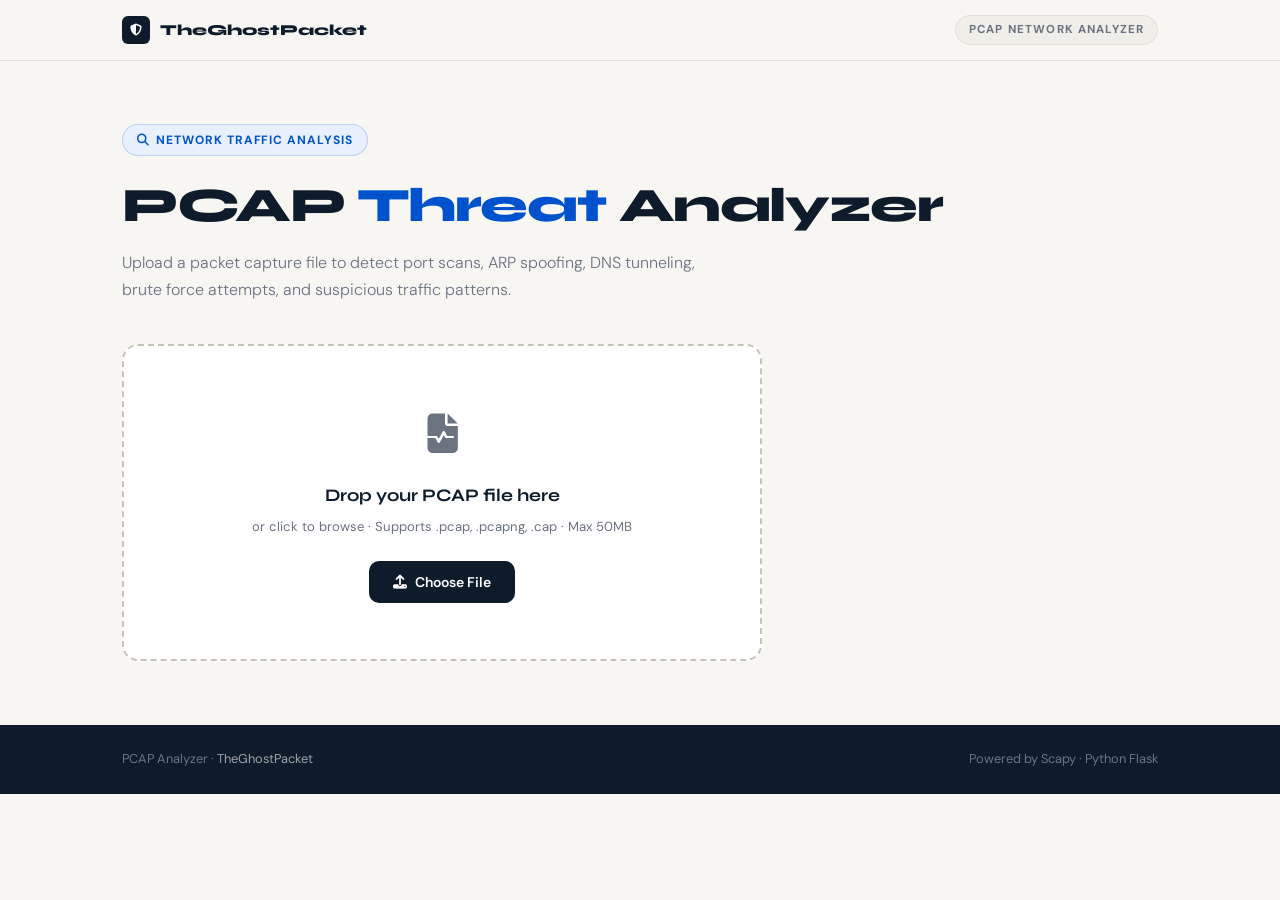
<file: templates/index.html>
<!DOCTYPE html>
<html lang="en">
<head>
    <meta charset="UTF-8">
    <meta name="viewport" content="width=device-width, initial-scale=1.0">
    <title>PCAP Analyzer | TheGhostPacket</title>
    <link rel="stylesheet" href="https://cdnjs.cloudflare.com/ajax/libs/font-awesome/6.4.0/css/all.min.css">
    <link href="https://fonts.googleapis.com/css2?family=Syne:wght@400;600;700;800&family=DM+Sans:opsz,wght@9..40,300;9..40,400;9..40,500;9..40,600&display=swap" rel="stylesheet">
    <link rel="stylesheet" href="/static/css/style.css">
</head>
<body>

<nav>
    <div class="nav-inner">
        <a href="https://theghostpacket.com" class="logo">
            <div class="logo-mark"><i class="fas fa-shield-halved"></i></div>
            TheGhostPacket
        </a>
        <span class="nav-tool-label">PCAP Network Analyzer</span>
    </div>
</nav>

<main>
    <!-- Upload Section -->
    <section class="hero-section">
        <div class="wrap">
            <div class="hero-eyebrow">
                <i class="fas fa-magnifying-glass"></i>
                Network Traffic Analysis
            </div>
            <h1 class="hero-title">PCAP <em>Threat</em> Analyzer</h1>
            <p class="hero-desc">Upload a packet capture file to detect port scans, ARP spoofing, DNS tunneling, brute force attempts, and suspicious traffic patterns.</p>

            <div class="upload-zone" id="uploadZone">
                <div class="upload-icon"><i class="fas fa-file-waveform"></i></div>
                <div class="upload-text">Drop your PCAP file here</div>
                <div class="upload-sub">or click to browse · Supports .pcap, .pcapng, .cap · Max 50MB</div>
                <input type="file" id="fileInput" accept=".pcap,.pcapng,.cap" hidden>
                <button class="upload-btn" onclick="document.getElementById('fileInput').click()">
                    <i class="fas fa-upload"></i> Choose File
                </button>
            </div>

            <div class="selected-file" id="selectedFile" style="display:none;">
                <i class="fas fa-file-code"></i>
                <span id="selectedFileName"></span>
                <button class="analyze-btn" id="analyzeBtn" onclick="startAnalysis()">
                    <i class="fas fa-play"></i> Analyze
                </button>
            </div>
        </div>
    </section>

    <!-- Loading State -->
    <section class="loading-section" id="loadingSection" style="display:none;">
        <div class="wrap">
            <div class="loading-card">
                <div class="spinner"></div>
                <div class="loading-title">Analyzing packet capture...</div>
                <div class="loading-steps" id="loadingSteps">
                    <div class="step active" id="step1"><i class="fas fa-circle-check"></i> Loading packets</div>
                    <div class="step" id="step2"><i class="fas fa-circle"></i> Computing statistics</div>
                    <div class="step" id="step3"><i class="fas fa-circle"></i> Running threat detectors</div>
                    <div class="step" id="step4"><i class="fas fa-circle"></i> Generating report</div>
                </div>
            </div>
        </div>
    </section>

    <!-- Results Section -->
    <section class="results-section" id="resultsSection" style="display:none;">
        <div class="wrap">

            <!-- Report Header -->
            <div class="report-header">
                <div>
                    <div class="report-eyebrow">Analysis Complete</div>
                    <h2 class="report-title" id="reportFilename"></h2>
                </div>
                <div class="report-actions">
                    <button class="btn-outline" onclick="exportCSV()"><i class="fas fa-download"></i> Export CSV</button>
                    <button class="btn-primary" onclick="resetAnalyzer()"><i class="fas fa-plus"></i> New Analysis</button>
                </div>
            </div>

            <!-- Risk Banner -->
            <div class="risk-banner" id="riskBanner">
                <div class="risk-icon" id="riskIcon"></div>
                <div>
                    <div class="risk-label">Overall Risk Level</div>
                    <div class="risk-value" id="riskValue"></div>
                </div>
            </div>

            <!-- Summary Cards -->
            <div class="summary-grid">
                <div class="summary-card">
                    <div class="summary-num" id="sumPackets">—</div>
                    <div class="summary-label">Total Packets</div>
                </div>
                <div class="summary-card">
                    <div class="summary-num" id="sumDuration">—</div>
                    <div class="summary-label">Duration (seconds)</div>
                </div>
                <div class="summary-card">
                    <div class="summary-num" id="sumFindings">—</div>
                    <div class="summary-label">Findings</div>
                </div>
                <div class="summary-card">
                    <div class="summary-num" id="sumHosts">—</div>
                    <div class="summary-label">Unique Source IPs</div>
                </div>
            </div>

            <!-- Severity Breakdown + Protocol Chart -->
            <div class="charts-row">
                <div class="chart-card">
                    <div class="chart-title">Findings by Severity</div>
                    <div class="severity-bars" id="severityBars"></div>
                </div>
                <div class="chart-card">
                    <div class="chart-title">Protocol Distribution</div>
                    <div class="protocol-bars" id="protocolBars"></div>
                </div>
                <div class="chart-card">
                    <div class="chart-title">Top Talkers</div>
                    <div class="talkers-list" id="talkersList"></div>
                </div>
            </div>

            <!-- Findings Table -->
            <div class="findings-section">
                <div class="findings-header">
                    <h3 class="findings-title">Detailed Findings</h3>
                    <div class="findings-filter" id="findingsFilter">
                        <button class="filter-btn active" data-sev="all">All</button>
                        <button class="filter-btn" data-sev="CRITICAL">Critical</button>
                        <button class="filter-btn" data-sev="HIGH">High</button>
                        <button class="filter-btn" data-sev="MEDIUM">Medium</button>
                        <button class="filter-btn" data-sev="LOW">Low</button>
                    </div>
                </div>

                <div id="findingsList"></div>

                <div class="no-findings" id="noFindings" style="display:none;">
                    <i class="fas fa-circle-check" style="color:var(--success);font-size:2rem;margin-bottom:0.75rem;display:block;"></i>
                    <strong>No threats detected</strong>
                    <p>No suspicious patterns were identified in this capture.</p>
                </div>
            </div>
        </div>
    </section>

    <!-- Error Section -->
    <div class="error-toast" id="errorToast" style="display:none;">
        <i class="fas fa-triangle-exclamation"></i>
        <span id="errorMessage"></span>
        <button onclick="hideError()"><i class="fas fa-xmark"></i></button>
    </div>
</main>

<footer>
    <div class="wrap">
        <div class="footer-inner">
            <span>PCAP Analyzer · <a href="https://theghostpacket.com">TheGhostPacket</a></span>
            <span>Powered by Scapy · Python Flask</span>
        </div>
    </div>
</footer>

<script src="/static/js/app.js"></script>
</body>
</html>
</file>
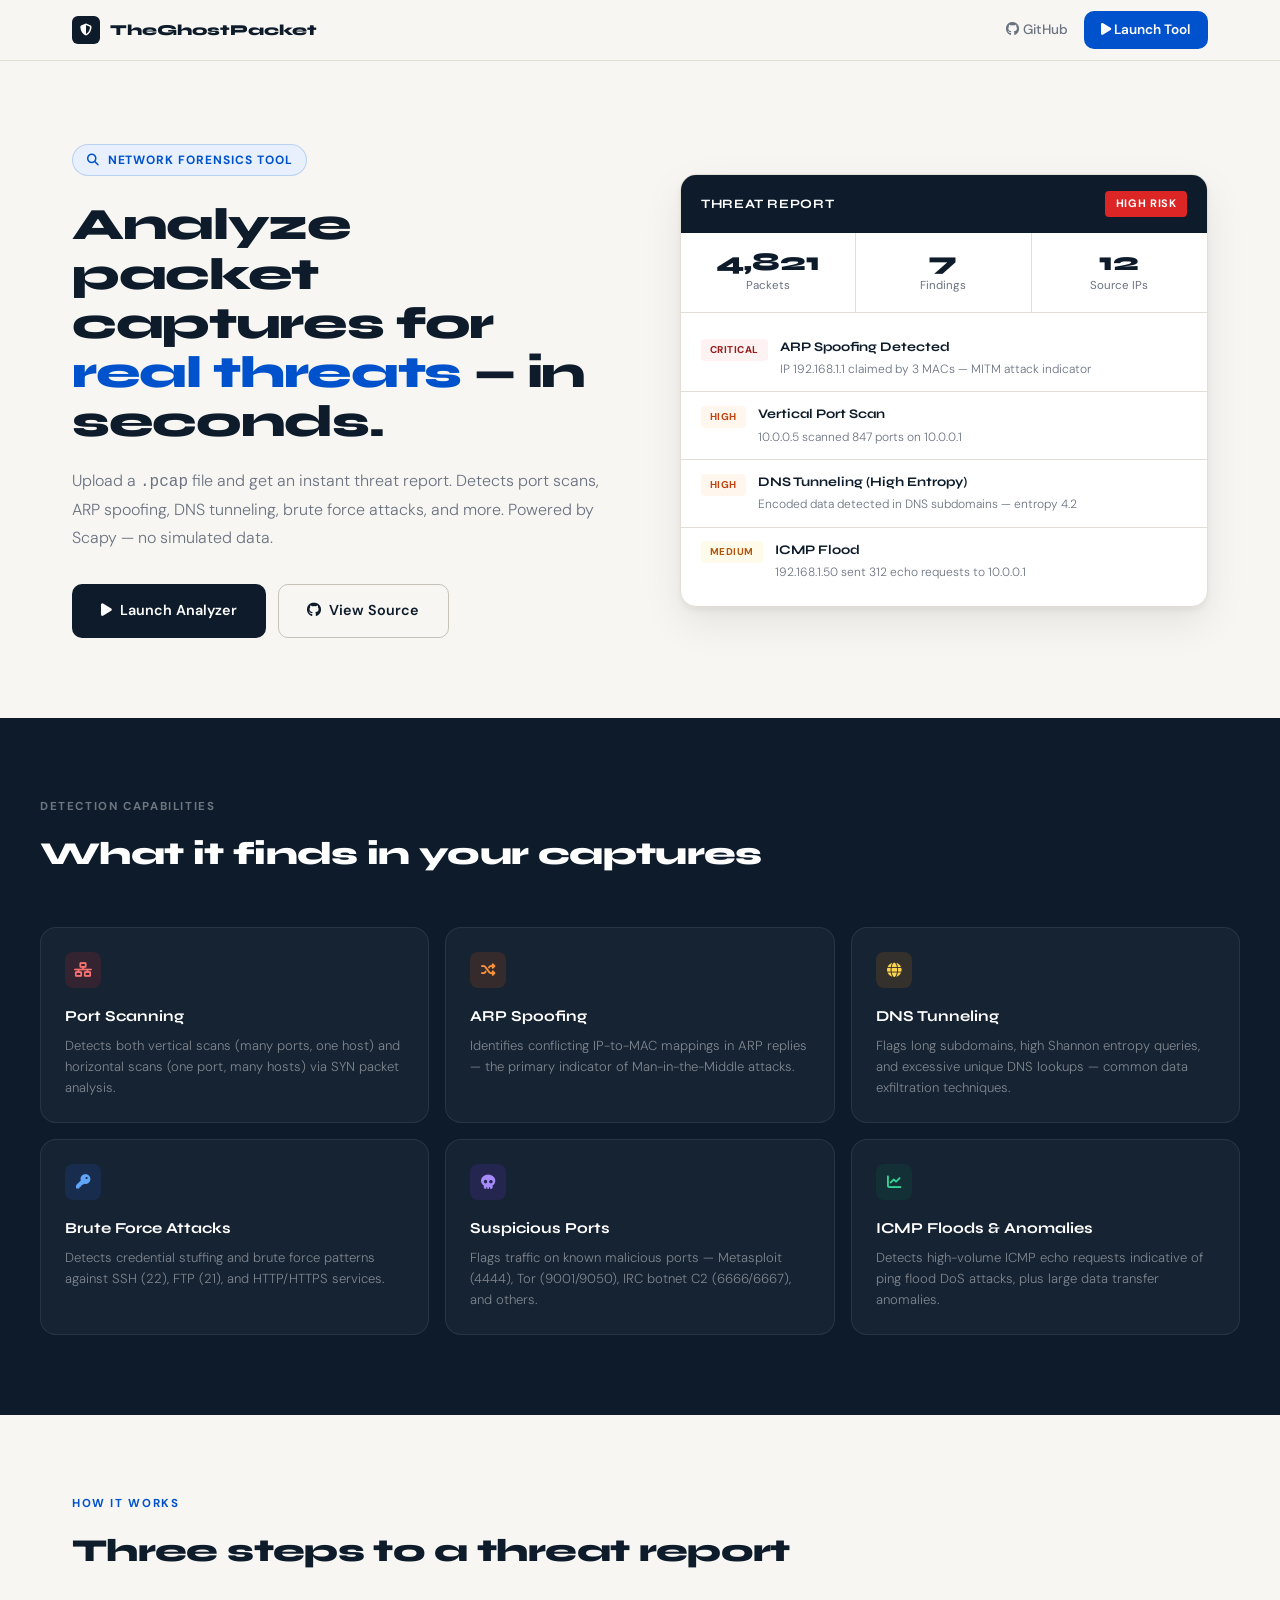
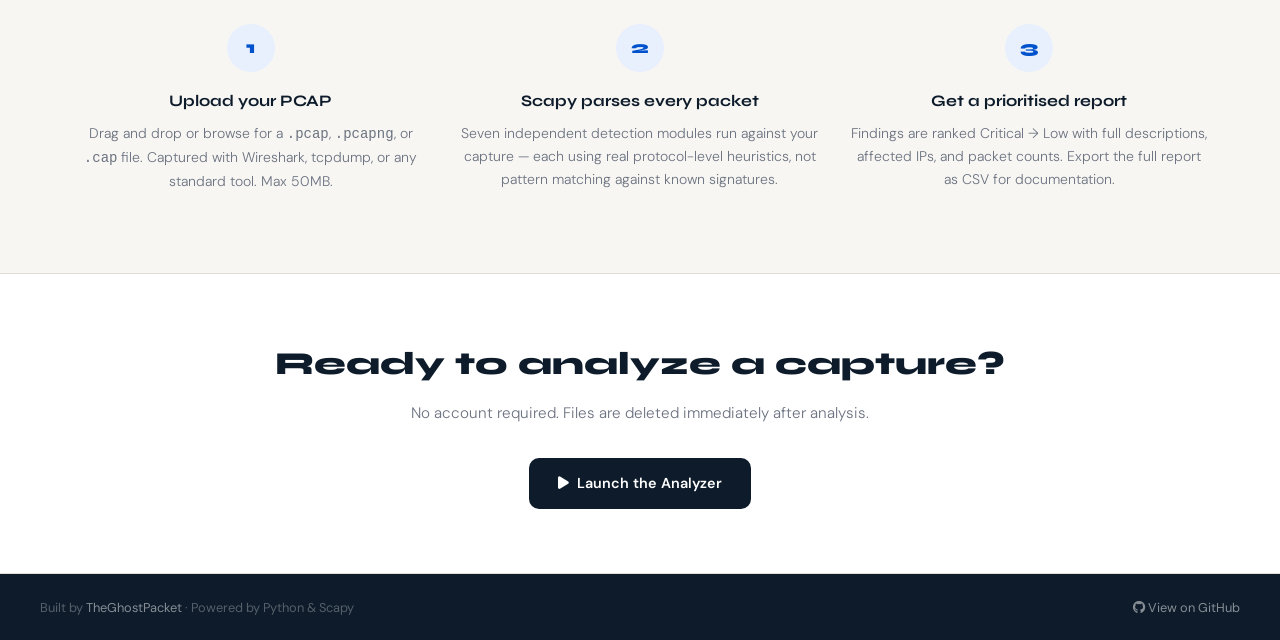
<file: templates/landing.html>
<!DOCTYPE html>
<html lang="en">
<head>
    <meta charset="UTF-8">
    <meta name="viewport" content="width=device-width, initial-scale=1.0">
    <title>PCAP Threat Analyzer | TheGhostPacket</title>
    <link rel="stylesheet" href="https://cdnjs.cloudflare.com/ajax/libs/font-awesome/6.4.0/css/all.min.css">
    <link href="https://fonts.googleapis.com/css2?family=Syne:wght@400;600;700;800&family=DM+Sans:opsz,wght@9..40,300;9..40,400;9..40,500;9..40,600&display=swap" rel="stylesheet">
    <style>
        :root {
            --bg:       #F7F6F2;
            --bg-card:  #FFFFFF;
            --bg-subtle:#F0EEE9;
            --navy:     #0D1B2A;
            --navy-mid: #1E3A5F;
            --blue:     #0052CC;
            --blue-lt:  #E8F0FE;
            --muted:    #6B7280;
            --border:   #E2DED6;
            --border-dk:#C8C3B8;
            --success:  #057A55;
            --success-bg:#ECFDF5;
            --danger:   #991B1B;
            --danger-bg:#FEF2F2;
            --high:     #C2410C;
            --high-bg:  #FFF7ED;
            --medium:   #B45309;
            --font-head:'Syne', sans-serif;
            --font-body:'DM Sans', sans-serif;
            --radius:   10px;
            --radius-lg:16px;
            --shadow:   0 1px 3px rgba(0,0,0,0.07), 0 4px 16px rgba(0,0,0,0.05);
            --shadow-lg:0 4px 6px rgba(0,0,0,0.05), 0 16px 40px rgba(0,0,0,0.08);
        }

        *, *::before, *::after { margin:0; padding:0; box-sizing:border-box; }
        html { scroll-behavior: smooth; }

        body {
            font-family: var(--font-body);
            background: var(--bg);
            color: var(--navy);
            line-height: 1.6;
        }

        h1,h2,h3 { font-family: var(--font-head); }

        /* NAV */
        nav {
            position: fixed; top:0; width:100%; z-index:100;
            background: rgba(247,246,242,0.94);
            backdrop-filter: blur(20px);
            border-bottom: 1px solid var(--border);
        }
        .nav-inner {
            max-width: 1200px; margin:0 auto; padding:0 2rem;
            height: 60px; display:flex; align-items:center; justify-content:space-between;
        }
        .logo {
            display:flex; align-items:center; gap:0.6rem;
            text-decoration:none; font-family:var(--font-head);
            font-weight:800; font-size:0.95rem; color:var(--navy);
        }
        .logo-mark {
            width:28px; height:28px; background:var(--navy); border-radius:6px;
            display:flex; align-items:center; justify-content:center;
            color:#fff; font-size:0.75rem;
        }
        .nav-right { display:flex; align-items:center; gap:1rem; }
        .nav-link { font-size:0.85rem; font-weight:500; color:var(--muted); text-decoration:none; transition:color 0.2s; }
        .nav-link:hover { color:var(--navy); }
        .nav-cta {
            background:var(--blue); color:#fff;
            padding:0.5rem 1.1rem; border-radius:var(--radius);
            font-weight:600; font-size:0.85rem; text-decoration:none;
            transition:background 0.2s;
        }
        .nav-cta:hover { background:#003DA6; color:#fff; }

        /* HERO */
        .hero {
            padding: 9rem 2rem 5rem;
            max-width: 1200px; margin:0 auto;
            display:grid; grid-template-columns:1fr 1fr;
            gap:5rem; align-items:center;
        }

        .hero-eyebrow {
            display:inline-flex; align-items:center; gap:0.5rem;
            background:var(--blue-lt); color:var(--blue);
            font-size:0.75rem; font-weight:700; letter-spacing:0.08em;
            text-transform:uppercase; padding:0.35rem 0.85rem;
            border-radius:50px; border:1px solid rgba(0,82,204,0.2);
            margin-bottom:1.5rem;
        }

        .hero-title {
            font-size: clamp(2.2rem, 3.5vw, 3.2rem);
            font-weight:800; color:var(--navy);
            letter-spacing:-0.03em; line-height:1.1;
            margin-bottom:1.25rem;
        }
        .hero-title em { font-style:normal; color:var(--blue); }

        .hero-desc {
            font-size:1rem; color:var(--muted);
            line-height:1.75; margin-bottom:2rem; font-weight:300;
        }

        .hero-actions { display:flex; gap:0.75rem; flex-wrap:wrap; }

        .btn-primary {
            display:inline-flex; align-items:center; gap:0.5rem;
            background:var(--navy); color:#fff;
            padding:0.9rem 1.8rem; border-radius:var(--radius);
            font-weight:600; font-size:0.9rem; text-decoration:none;
            transition:background 0.2s, transform 0.2s; font-family:var(--font-body);
        }
        .btn-primary:hover { background:var(--navy-mid); transform:translateY(-2px); }

        .btn-outline {
            display:inline-flex; align-items:center; gap:0.5rem;
            background:transparent; color:var(--navy);
            padding:0.9rem 1.8rem; border-radius:var(--radius);
            font-weight:600; font-size:0.9rem; text-decoration:none;
            border:1.5px solid var(--border-dk);
            transition:border-color 0.2s, transform 0.2s; font-family:var(--font-body);
        }
        .btn-outline:hover { border-color:var(--navy); transform:translateY(-2px); }

        /* HERO VISUAL — mock threat card */
        .hero-visual {
            background:var(--bg-card);
            border:1px solid var(--border);
            border-radius:var(--radius-lg);
            box-shadow:var(--shadow-lg);
            overflow:hidden;
        }
        .visual-header {
            background:var(--navy); padding:1rem 1.25rem;
            display:flex; align-items:center; justify-content:space-between;
        }
        .visual-title {
            font-family:var(--font-head); font-size:0.8rem; font-weight:700;
            color:#fff; letter-spacing:0.05em; text-transform:uppercase;
        }
        .visual-risk {
            background:#DC2626; color:#fff;
            font-size:0.68rem; font-weight:700; letter-spacing:0.06em;
            text-transform:uppercase; padding:0.25rem 0.65rem; border-radius:4px;
        }
        .visual-stats {
            display:grid; grid-template-columns:repeat(3,1fr);
            border-bottom:1px solid var(--border);
        }
        .visual-stat {
            padding:1rem; text-align:center;
            border-right:1px solid var(--border);
        }
        .visual-stat:last-child { border-right:none; }
        .visual-stat-num {
            font-family:var(--font-head); font-size:1.6rem;
            font-weight:800; color:var(--navy); line-height:1;
        }
        .visual-stat-label { font-size:0.72rem; color:var(--muted); margin-top:0.2rem; }

        .visual-findings { padding:0.75rem 0; }
        .visual-finding {
            display:grid; grid-template-columns:auto 1fr;
            gap:0.75rem; padding:0.75rem 1.25rem;
            border-bottom:1px solid var(--border); align-items:start;
        }
        .visual-finding:last-child { border-bottom:none; }
        .sev-badge {
            font-size:0.62rem; font-weight:700; letter-spacing:0.05em;
            text-transform:uppercase; padding:0.2rem 0.55rem;
            border-radius:4px; white-space:nowrap; margin-top:0.1rem;
        }
        .sev-badge.CRITICAL { background:var(--danger-bg); color:var(--danger); }
        .sev-badge.HIGH     { background:var(--high-bg);   color:var(--high); }
        .sev-badge.MEDIUM   { background:#FFFBEB;           color:var(--medium); }
        .vf-title { font-family:var(--font-head); font-size:0.82rem; font-weight:700; color:var(--navy); }
        .vf-desc  { font-size:0.75rem; color:var(--muted); font-weight:300; margin-top:0.15rem; }

        /* WHAT IT DETECTS */
        .detects-section {
            background:var(--navy); padding:5rem 2rem;
        }
        .detects-inner { max-width:1200px; margin:0 auto; }
        .detects-eyebrow {
            font-size:0.72rem; font-weight:700; letter-spacing:0.14em;
            text-transform:uppercase; color:rgba(255,255,255,0.4); margin-bottom:0.75rem;
        }
        .detects-title {
            font-family:var(--font-head); font-size:clamp(1.6rem,2.5vw,2.2rem);
            font-weight:800; color:#fff; letter-spacing:-0.02em; margin-bottom:3rem;
        }
        .detects-grid {
            display:grid; grid-template-columns:repeat(3,1fr); gap:1rem;
        }
        .detect-card {
            background:rgba(255,255,255,0.04);
            border:1px solid rgba(255,255,255,0.08);
            border-radius:var(--radius-lg); padding:1.5rem;
            transition:background 0.2s;
        }
        .detect-card:hover { background:rgba(255,255,255,0.07); }
        .detect-icon {
            width:36px; height:36px; border-radius:8px;
            display:flex; align-items:center; justify-content:center;
            font-size:0.9rem; margin-bottom:1rem;
        }
        .detect-icon.red    { background:rgba(220,38,38,0.15); color:#F87171; }
        .detect-icon.orange { background:rgba(234,88,12,0.15); color:#FB923C; }
        .detect-icon.amber  { background:rgba(217,119,6,0.15); color:#FCD34D; }
        .detect-icon.blue   { background:rgba(37,99,235,0.15); color:#60A5FA; }
        .detect-icon.purple { background:rgba(124,58,237,0.15); color:#A78BFA; }
        .detect-icon.green  { background:rgba(5,122,85,0.15);  color:#34D399; }

        .detect-title { font-family:var(--font-head); font-size:0.95rem; font-weight:700; color:#fff; margin-bottom:0.4rem; }
        .detect-desc  { font-size:0.82rem; color:rgba(255,255,255,0.45); line-height:1.6; font-weight:300; }

        /* HOW IT WORKS */
        .how-section { padding:5rem 2rem; max-width:1200px; margin:0 auto; }
        .sec-eyebrow { font-size:0.72rem; font-weight:700; letter-spacing:0.14em; text-transform:uppercase; color:var(--blue); margin-bottom:0.75rem; }
        .sec-title { font-family:var(--font-head); font-size:clamp(1.6rem,2.5vw,2.2rem); font-weight:800; letter-spacing:-0.02em; margin-bottom:3rem; }

        .steps-grid { display:grid; grid-template-columns:repeat(3,1fr); gap:2rem; }
        .step-card { text-align:center; }
        .step-num {
            width:48px; height:48px; border-radius:50%;
            background:var(--blue-lt); color:var(--blue);
            font-family:var(--font-head); font-weight:800; font-size:1.1rem;
            display:flex; align-items:center; justify-content:center;
            margin:0 auto 1rem;
        }
        .step-title { font-family:var(--font-head); font-size:1rem; font-weight:700; margin-bottom:0.5rem; }
        .step-desc  { font-size:0.875rem; color:var(--muted); font-weight:300; line-height:1.65; }

        /* CTA */
        .cta-section {
            background:var(--bg-card); border-top:1px solid var(--border);
            border-bottom:1px solid var(--border); padding:4rem 2rem; text-align:center;
        }
        .cta-title { font-family:var(--font-head); font-size:clamp(1.6rem,2.5vw,2rem); font-weight:800; margin-bottom:0.75rem; }
        .cta-desc  { font-size:0.95rem; color:var(--muted); margin-bottom:2rem; font-weight:300; }

        /* FOOTER */
        footer { background:var(--navy); padding:1.5rem 2rem; }
        .footer-inner {
            max-width:1200px; margin:0 auto;
            display:flex; align-items:center; justify-content:space-between;
            font-size:0.8rem; color:rgba(255,255,255,0.3);
        }
        .footer-inner a { color:rgba(255,255,255,0.5); text-decoration:none; }
        .footer-inner a:hover { color:#fff; }

        @media (max-width:900px) {
            .hero { grid-template-columns:1fr; gap:3rem; padding-top:7rem; }
            .detects-grid { grid-template-columns:repeat(2,1fr); }
            .steps-grid { grid-template-columns:1fr; gap:1.5rem; }
        }
        @media (max-width:600px) {
            .detects-grid { grid-template-columns:1fr; }
            .footer-inner { flex-direction:column; gap:0.75rem; text-align:center; }
        }
    </style>
</head>
<body>

<nav>
    <div class="nav-inner">
        <a href="https://theghostpacket.com" class="logo">
            <div class="logo-mark"><i class="fas fa-shield-halved"></i></div>
            TheGhostPacket
        </a>
        <div class="nav-right">
            <a href="https://github.com/TheGhostPacket/pcap-analyzer" target="_blank" class="nav-link"><i class="fab fa-github"></i> GitHub</a>
            <a href="/tool" class="nav-cta"><i class="fas fa-play"></i> Launch Tool</a>
        </div>
    </div>
</nav>

<!-- HERO -->
<section class="hero">
    <div>
        <div class="hero-eyebrow"><i class="fas fa-magnifying-glass"></i> Network Forensics Tool</div>
        <h1 class="hero-title">Analyze packet captures for <em>real threats</em> — in seconds.</h1>
        <p class="hero-desc">Upload a <code>.pcap</code> file and get an instant threat report. Detects port scans, ARP spoofing, DNS tunneling, brute force attacks, and more. Powered by Scapy — no simulated data.</p>
        <div class="hero-actions">
            <a href="/tool" class="btn-primary"><i class="fas fa-play"></i> Launch Analyzer</a>
            <a href="https://github.com/TheGhostPacket/pcap-analyzer" target="_blank" class="btn-outline"><i class="fab fa-github"></i> View Source</a>
        </div>
    </div>

    <!-- Mock threat report visual -->
    <div class="hero-visual">
        <div class="visual-header">
            <span class="visual-title">Threat Report</span>
            <span class="visual-risk">HIGH RISK</span>
        </div>
        <div class="visual-stats">
            <div class="visual-stat">
                <div class="visual-stat-num">4,821</div>
                <div class="visual-stat-label">Packets</div>
            </div>
            <div class="visual-stat">
                <div class="visual-stat-num">7</div>
                <div class="visual-stat-label">Findings</div>
            </div>
            <div class="visual-stat">
                <div class="visual-stat-num">12</div>
                <div class="visual-stat-label">Source IPs</div>
            </div>
        </div>
        <div class="visual-findings">
            <div class="visual-finding">
                <span class="sev-badge CRITICAL">Critical</span>
                <div>
                    <div class="vf-title">ARP Spoofing Detected</div>
                    <div class="vf-desc">IP 192.168.1.1 claimed by 3 MACs — MITM attack indicator</div>
                </div>
            </div>
            <div class="visual-finding">
                <span class="sev-badge HIGH">High</span>
                <div>
                    <div class="vf-title">Vertical Port Scan</div>
                    <div class="vf-desc">10.0.0.5 scanned 847 ports on 10.0.0.1</div>
                </div>
            </div>
            <div class="visual-finding">
                <span class="sev-badge HIGH">High</span>
                <div>
                    <div class="vf-title">DNS Tunneling (High Entropy)</div>
                    <div class="vf-desc">Encoded data detected in DNS subdomains — entropy 4.2</div>
                </div>
            </div>
            <div class="visual-finding">
                <span class="sev-badge MEDIUM">Medium</span>
                <div>
                    <div class="vf-title">ICMP Flood</div>
                    <div class="vf-desc">192.168.1.50 sent 312 echo requests to 10.0.0.1</div>
                </div>
            </div>
        </div>
    </div>
</section>

<!-- WHAT IT DETECTS -->
<section class="detects-section">
    <div class="detects-inner">
        <div class="detects-eyebrow">Detection Capabilities</div>
        <h2 class="detects-title">What it finds in your captures</h2>
        <div class="detects-grid">
            <div class="detect-card">
                <div class="detect-icon red"><i class="fas fa-network-wired"></i></div>
                <div class="detect-title">Port Scanning</div>
                <div class="detect-desc">Detects both vertical scans (many ports, one host) and horizontal scans (one port, many hosts) via SYN packet analysis.</div>
            </div>
            <div class="detect-card">
                <div class="detect-icon orange"><i class="fas fa-shuffle"></i></div>
                <div class="detect-title">ARP Spoofing</div>
                <div class="detect-desc">Identifies conflicting IP-to-MAC mappings in ARP replies — the primary indicator of Man-in-the-Middle attacks.</div>
            </div>
            <div class="detect-card">
                <div class="detect-icon amber"><i class="fas fa-globe"></i></div>
                <div class="detect-title">DNS Tunneling</div>
                <div class="detect-desc">Flags long subdomains, high Shannon entropy queries, and excessive unique DNS lookups — common data exfiltration techniques.</div>
            </div>
            <div class="detect-card">
                <div class="detect-icon blue"><i class="fas fa-key"></i></div>
                <div class="detect-title">Brute Force Attacks</div>
                <div class="detect-desc">Detects credential stuffing and brute force patterns against SSH (22), FTP (21), and HTTP/HTTPS services.</div>
            </div>
            <div class="detect-card">
                <div class="detect-icon purple"><i class="fas fa-skull"></i></div>
                <div class="detect-title">Suspicious Ports</div>
                <div class="detect-desc">Flags traffic on known malicious ports — Metasploit (4444), Tor (9001/9050), IRC botnet C2 (6666/6667), and others.</div>
            </div>
            <div class="detect-card">
                <div class="detect-icon green"><i class="fas fa-chart-line"></i></div>
                <div class="detect-title">ICMP Floods &amp; Anomalies</div>
                <div class="detect-desc">Detects high-volume ICMP echo requests indicative of ping flood DoS attacks, plus large data transfer anomalies.</div>
            </div>
        </div>
    </div>
</section>

<!-- HOW IT WORKS -->
<section class="how-section">
    <div class="sec-eyebrow">How It Works</div>
    <h2 class="sec-title">Three steps to a threat report</h2>
    <div class="steps-grid">
        <div class="step-card">
            <div class="step-num">1</div>
            <div class="step-title">Upload your PCAP</div>
            <div class="step-desc">Drag and drop or browse for a <code>.pcap</code>, <code>.pcapng</code>, or <code>.cap</code> file. Captured with Wireshark, tcpdump, or any standard tool. Max 50MB.</div>
        </div>
        <div class="step-card">
            <div class="step-num">2</div>
            <div class="step-title">Scapy parses every packet</div>
            <div class="step-desc">Seven independent detection modules run against your capture — each using real protocol-level heuristics, not pattern matching against known signatures.</div>
        </div>
        <div class="step-card">
            <div class="step-num">3</div>
            <div class="step-title">Get a prioritised report</div>
            <div class="step-desc">Findings are ranked Critical → Low with full descriptions, affected IPs, and packet counts. Export the full report as CSV for documentation.</div>
        </div>
    </div>
</section>

<!-- CTA -->
<section class="cta-section">
    <h2 class="cta-title">Ready to analyze a capture?</h2>
    <p class="cta-desc">No account required. Files are deleted immediately after analysis.</p>
    <a href="/tool" class="btn-primary" style="display:inline-flex;"><i class="fas fa-play"></i> Launch the Analyzer</a>
</section>

<footer>
    <div class="footer-inner">
        <span>Built by <a href="https://theghostpacket.com">TheGhostPacket</a> · Powered by Python &amp; Scapy</span>
        <span><a href="https://github.com/TheGhostPacket/pcap-analyzer" target="_blank"><i class="fab fa-github"></i> View on GitHub</a></span>
    </div>
</footer>

</body>
</html>
</file>
<file: static/css/style.css>
:root {
    --bg:        #F7F6F2;
    --bg-card:   #FFFFFF;
    --bg-subtle: #F0EEE9;
    --navy:      #0D1B2A;
    --navy-mid:  #1E3A5F;
    --blue:      #0052CC;
    --blue-lt:   #E8F0FE;
    --muted:     #6B7280;
    --border:    #E2DED6;
    --border-dark: #C8C3B8;
    --success:   #057A55;
    --success-bg:#ECFDF5;
    --warn:      #92400E;
    --warn-bg:   #FFFBEB;
    --danger:    #991B1B;
    --danger-bg: #FEF2F2;
    --high:      #C2410C;
    --high-bg:   #FFF7ED;
    --medium:    #B45309;
    --medium-bg: #FFFBEB;
    --low:       #1D4ED8;
    --low-bg:    #EFF6FF;
    --font-head: 'Syne', sans-serif;
    --font-body: 'DM Sans', sans-serif;
    --radius:    10px;
    --radius-lg: 16px;
    --shadow:    0 1px 3px rgba(0,0,0,0.07), 0 4px 16px rgba(0,0,0,0.05);
    --shadow-lg: 0 4px 6px rgba(0,0,0,0.05), 0 16px 40px rgba(0,0,0,0.08);
}

*, *::before, *::after { margin: 0; padding: 0; box-sizing: border-box; }
html { scroll-behavior: smooth; }

body {
    font-family: var(--font-body);
    background: var(--bg);
    color: var(--navy);
    line-height: 1.6;
    min-height: 100vh;
}

h1, h2, h3 { font-family: var(--font-head); }

/* NAV */
nav {
    position: fixed; top: 0; width: 100%; z-index: 100;
    background: rgba(247,246,242,0.94);
    backdrop-filter: blur(20px);
    border-bottom: 1px solid var(--border);
}
.nav-inner {
    max-width: 1100px; margin: 0 auto; padding: 0 2rem;
    height: 60px; display: flex; align-items: center; justify-content: space-between;
}
.logo {
    display: flex; align-items: center; gap: 0.6rem;
    text-decoration: none; font-family: var(--font-head);
    font-weight: 800; font-size: 0.95rem; color: var(--navy);
}
.logo-mark {
    width: 28px; height: 28px; background: var(--navy); border-radius: 6px;
    display: flex; align-items: center; justify-content: center;
    color: #fff; font-size: 0.75rem;
}
.nav-tool-label {
    font-size: 0.72rem; font-weight: 700; letter-spacing: 0.1em;
    text-transform: uppercase; color: var(--muted);
    background: var(--bg-subtle); border: 1px solid var(--border);
    padding: 0.3rem 0.8rem; border-radius: 50px;
}

/* LAYOUT */
.wrap { max-width: 1100px; margin: 0 auto; padding: 0 2rem; }
main { padding-top: 60px; }

/* HERO / UPLOAD */
.hero-section { padding: 4rem 2rem; }
.hero-eyebrow {
    display: inline-flex; align-items: center; gap: 0.4rem;
    background: var(--blue-lt); color: var(--blue);
    font-size: 0.75rem; font-weight: 700; letter-spacing: 0.08em;
    text-transform: uppercase; padding: 0.35rem 0.85rem;
    border-radius: 50px; border: 1px solid rgba(0,82,204,0.2);
    margin-bottom: 1.5rem;
}
.hero-title {
    font-size: clamp(2rem, 4vw, 3rem); font-weight: 800;
    color: var(--navy); letter-spacing: -0.03em;
    line-height: 1.1; margin-bottom: 1rem;
}
.hero-title em { font-style: normal; color: var(--blue); }
.hero-desc {
    font-size: 1rem; color: var(--muted); line-height: 1.7;
    max-width: 580px; margin-bottom: 2.5rem; font-weight: 300;
}

/* UPLOAD ZONE */
.upload-zone {
    border: 2px dashed var(--border-dark);
    border-radius: var(--radius-lg);
    padding: 3.5rem 2rem;
    text-align: center;
    background: var(--bg-card);
    cursor: pointer;
    transition: border-color 0.2s, background 0.2s;
    max-width: 640px;
}
.upload-zone:hover, .upload-zone.dragover {
    border-color: var(--blue);
    background: var(--blue-lt);
}
.upload-icon { font-size: 2.5rem; color: var(--muted); margin-bottom: 1rem; }
.upload-text { font-family: var(--font-head); font-weight: 700; font-size: 1.1rem; color: var(--navy); margin-bottom: 0.4rem; }
.upload-sub { font-size: 0.82rem; color: var(--muted); margin-bottom: 1.5rem; }
.upload-btn {
    display: inline-flex; align-items: center; gap: 0.5rem;
    background: var(--navy); color: #fff;
    padding: 0.75rem 1.5rem; border-radius: var(--radius);
    font-weight: 600; font-size: 0.875rem; border: none; cursor: pointer;
    transition: background 0.2s; font-family: var(--font-body);
}
.upload-btn:hover { background: var(--navy-mid); }

/* SELECTED FILE */
.selected-file {
    display: flex; align-items: center; gap: 1rem;
    margin-top: 1.25rem; max-width: 640px;
    background: var(--bg-card); border: 1px solid var(--border);
    border-radius: var(--radius); padding: 1rem 1.25rem;
}
.selected-file i { color: var(--blue); }
.selected-file span { flex: 1; font-weight: 500; font-size: 0.9rem; }
.analyze-btn {
    display: inline-flex; align-items: center; gap: 0.5rem;
    background: var(--blue); color: #fff;
    padding: 0.65rem 1.4rem; border-radius: var(--radius);
    font-weight: 600; font-size: 0.85rem; border: none; cursor: pointer;
    transition: background 0.2s; font-family: var(--font-body);
}
.analyze-btn:hover { background: #003DA6; }

/* LOADING */
.loading-section { padding: 4rem 2rem; }
.loading-card {
    max-width: 480px; background: var(--bg-card);
    border: 1px solid var(--border); border-radius: var(--radius-lg);
    padding: 2.5rem; text-align: center;
    box-shadow: var(--shadow);
}
.spinner {
    width: 44px; height: 44px; margin: 0 auto 1.5rem;
    border: 3px solid var(--border);
    border-top-color: var(--blue);
    border-radius: 50%;
    animation: spin 0.8s linear infinite;
}
@keyframes spin { to { transform: rotate(360deg); } }
.loading-title { font-family: var(--font-head); font-weight: 700; font-size: 1.1rem; margin-bottom: 1.5rem; }
.loading-steps { text-align: left; display: flex; flex-direction: column; gap: 0.6rem; }
.step { font-size: 0.85rem; color: var(--muted); display: flex; align-items: center; gap: 0.5rem; }
.step.active { color: var(--navy); font-weight: 500; }
.step.done { color: var(--success); }
.step.done i::before { content: "\f058"; } /* fa-circle-check */

/* RESULTS */
.results-section { padding: 3rem 2rem 4rem; }

.report-header {
    display: flex; align-items: flex-start; justify-content: space-between;
    gap: 1rem; margin-bottom: 1.5rem; flex-wrap: wrap;
}
.report-eyebrow { font-size: 0.72rem; font-weight: 700; letter-spacing: 0.1em; text-transform: uppercase; color: var(--blue); margin-bottom: 0.3rem; }
.report-title { font-family: var(--font-head); font-size: 1.5rem; font-weight: 800; color: var(--navy); }
.report-actions { display: flex; gap: 0.75rem; flex-shrink: 0; }

.btn-primary {
    display: inline-flex; align-items: center; gap: 0.5rem;
    background: var(--navy); color: #fff;
    padding: 0.7rem 1.4rem; border-radius: var(--radius);
    font-weight: 600; font-size: 0.85rem; border: none; cursor: pointer;
    transition: background 0.2s; font-family: var(--font-body);
}
.btn-primary:hover { background: var(--navy-mid); }
.btn-outline {
    display: inline-flex; align-items: center; gap: 0.5rem;
    background: transparent; color: var(--navy);
    padding: 0.7rem 1.4rem; border-radius: var(--radius);
    font-weight: 600; font-size: 0.85rem;
    border: 1.5px solid var(--border-dark); cursor: pointer;
    transition: all 0.2s; font-family: var(--font-body);
}
.btn-outline:hover { border-color: var(--navy); }

/* RISK BANNER */
.risk-banner {
    display: flex; align-items: center; gap: 1rem;
    padding: 1.25rem 1.5rem; border-radius: var(--radius);
    margin-bottom: 1.5rem; border: 1px solid;
}
.risk-banner.CRITICAL { background: var(--danger-bg); border-color: #FECACA; }
.risk-banner.HIGH     { background: var(--high-bg);   border-color: #FED7AA; }
.risk-banner.MEDIUM   { background: var(--medium-bg); border-color: #FDE68A; }
.risk-banner.LOW      { background: var(--low-bg);    border-color: #BFDBFE; }
.risk-banner.CLEAN    { background: var(--success-bg);border-color: #A7F3D0; }

.risk-icon { font-size: 1.5rem; }
.risk-label { font-size: 0.72rem; font-weight: 700; letter-spacing: 0.08em; text-transform: uppercase; opacity: 0.7; }
.risk-value { font-family: var(--font-head); font-size: 1.2rem; font-weight: 800; }

/* SUMMARY GRID */
.summary-grid {
    display: grid; grid-template-columns: repeat(4,1fr);
    gap: 1rem; margin-bottom: 1.5rem;
}
.summary-card {
    background: var(--bg-card); border: 1px solid var(--border);
    border-radius: var(--radius-lg); padding: 1.25rem 1.5rem;
    text-align: center;
}
.summary-num { font-family: var(--font-head); font-size: 2rem; font-weight: 800; color: var(--navy); }
.summary-label { font-size: 0.78rem; color: var(--muted); margin-top: 0.2rem; }

/* CHARTS ROW */
.charts-row {
    display: grid; grid-template-columns: repeat(3,1fr);
    gap: 1rem; margin-bottom: 1.5rem;
}
.chart-card {
    background: var(--bg-card); border: 1px solid var(--border);
    border-radius: var(--radius-lg); padding: 1.5rem;
}
.chart-title {
    font-family: var(--font-head); font-size: 0.82rem; font-weight: 700;
    letter-spacing: 0.05em; text-transform: uppercase;
    color: var(--muted); margin-bottom: 1.25rem;
}

/* SEVERITY BARS */
.sev-bar-row { margin-bottom: 0.75rem; }
.sev-bar-label { display: flex; justify-content: space-between; font-size: 0.8rem; font-weight: 500; margin-bottom: 0.3rem; }
.sev-bar-track { height: 6px; background: var(--bg-subtle); border-radius: 3px; overflow: hidden; }
.sev-bar-fill { height: 100%; border-radius: 3px; transition: width 0.8s ease; }
.sev-bar-fill.CRITICAL { background: #DC2626; }
.sev-bar-fill.HIGH     { background: #EA580C; }
.sev-bar-fill.MEDIUM   { background: #D97706; }
.sev-bar-fill.LOW      { background: #2563EB; }

/* TALKERS */
.talker-row { display: flex; align-items: center; gap: 0.75rem; padding: 0.5rem 0; border-bottom: 1px solid var(--border); }
.talker-row:last-child { border-bottom: none; }
.talker-ip { font-size: 0.82rem; font-weight: 500; flex: 1; font-family: monospace; }
.talker-count { font-size: 0.75rem; color: var(--muted); }

/* FINDINGS */
.findings-section {
    background: var(--bg-card); border: 1px solid var(--border);
    border-radius: var(--radius-lg); overflow: hidden;
}
.findings-header {
    display: flex; align-items: center; justify-content: space-between;
    padding: 1.25rem 1.5rem; border-bottom: 1px solid var(--border);
    flex-wrap: wrap; gap: 0.75rem;
}
.findings-title { font-family: var(--font-head); font-size: 1rem; font-weight: 700; }
.findings-filter { display: flex; gap: 0.4rem; }
.filter-btn {
    padding: 0.35rem 0.85rem; background: transparent;
    border: 1px solid var(--border); color: var(--muted);
    border-radius: 50px; cursor: pointer; font-size: 0.78rem; font-weight: 500;
    transition: all 0.2s; font-family: var(--font-body);
}
.filter-btn:hover { border-color: var(--navy); color: var(--navy); }
.filter-btn.active { background: var(--navy); color: #fff; border-color: var(--navy); }

.finding-item {
    padding: 1.25rem 1.5rem;
    border-bottom: 1px solid var(--border);
    display: grid; grid-template-columns: auto 1fr;
    gap: 1rem; align-items: start;
}
.finding-item:last-child { border-bottom: none; }
.finding-item.hidden { display: none; }

.sev-badge {
    display: inline-block; font-size: 0.68rem; font-weight: 700;
    letter-spacing: 0.05em; text-transform: uppercase;
    padding: 0.3rem 0.7rem; border-radius: 4px; white-space: nowrap;
}
.sev-badge.CRITICAL { background: var(--danger-bg); color: var(--danger); }
.sev-badge.HIGH     { background: var(--high-bg);   color: var(--high); }
.sev-badge.MEDIUM   { background: var(--medium-bg); color: var(--medium); }
.sev-badge.LOW      { background: var(--low-bg);    color: var(--low); }
.sev-badge.INFO     { background: var(--success-bg);color: var(--success); }

.finding-cat { font-size: 0.7rem; font-weight: 700; letter-spacing: 0.08em; text-transform: uppercase; color: var(--blue); margin-bottom: 0.25rem; }
.finding-title { font-family: var(--font-head); font-size: 0.95rem; font-weight: 700; color: var(--navy); margin-bottom: 0.35rem; }
.finding-desc { font-size: 0.855rem; color: var(--muted); line-height: 1.6; font-weight: 300; }
.finding-indicator { margin-top: 0.5rem; font-size: 0.78rem; font-family: monospace; color: var(--navy); background: var(--bg-subtle); padding: 0.2rem 0.6rem; border-radius: 4px; display: inline-block; }

.no-findings { padding: 3rem; text-align: center; color: var(--muted); font-size: 0.9rem; }
.no-findings strong { display: block; color: var(--navy); font-family: var(--font-head); font-size: 1rem; margin-bottom: 0.3rem; }

/* ERROR TOAST */
.error-toast {
    position: fixed; bottom: 1.5rem; left: 50%; transform: translateX(-50%);
    background: var(--danger-bg); border: 1px solid #FECACA; color: var(--danger);
    padding: 1rem 1.25rem; border-radius: var(--radius);
    display: flex; align-items: center; gap: 0.75rem;
    font-size: 0.875rem; font-weight: 500;
    box-shadow: var(--shadow-lg); z-index: 9999;
    max-width: 90vw;
}
.error-toast button { background: none; border: none; color: var(--danger); cursor: pointer; padding: 0; }

/* FOOTER */
footer { background: var(--navy); padding: 1.5rem 2rem; }
.footer-inner { display: flex; align-items: center; justify-content: space-between; font-size: 0.8rem; color: rgba(255,255,255,0.4); }
.footer-inner a { color: rgba(255,255,255,0.6); text-decoration: none; }
.footer-inner a:hover { color: #fff; }

/* RESPONSIVE */
@media (max-width: 900px) {
    .summary-grid { grid-template-columns: repeat(2,1fr); }
    .charts-row { grid-template-columns: 1fr; }
    .report-header { flex-direction: column; }
}
@media (max-width: 600px) {
    .summary-grid { grid-template-columns: repeat(2,1fr); }
    .finding-item { grid-template-columns: 1fr; }
    .findings-filter { flex-wrap: wrap; }
}
</file>
